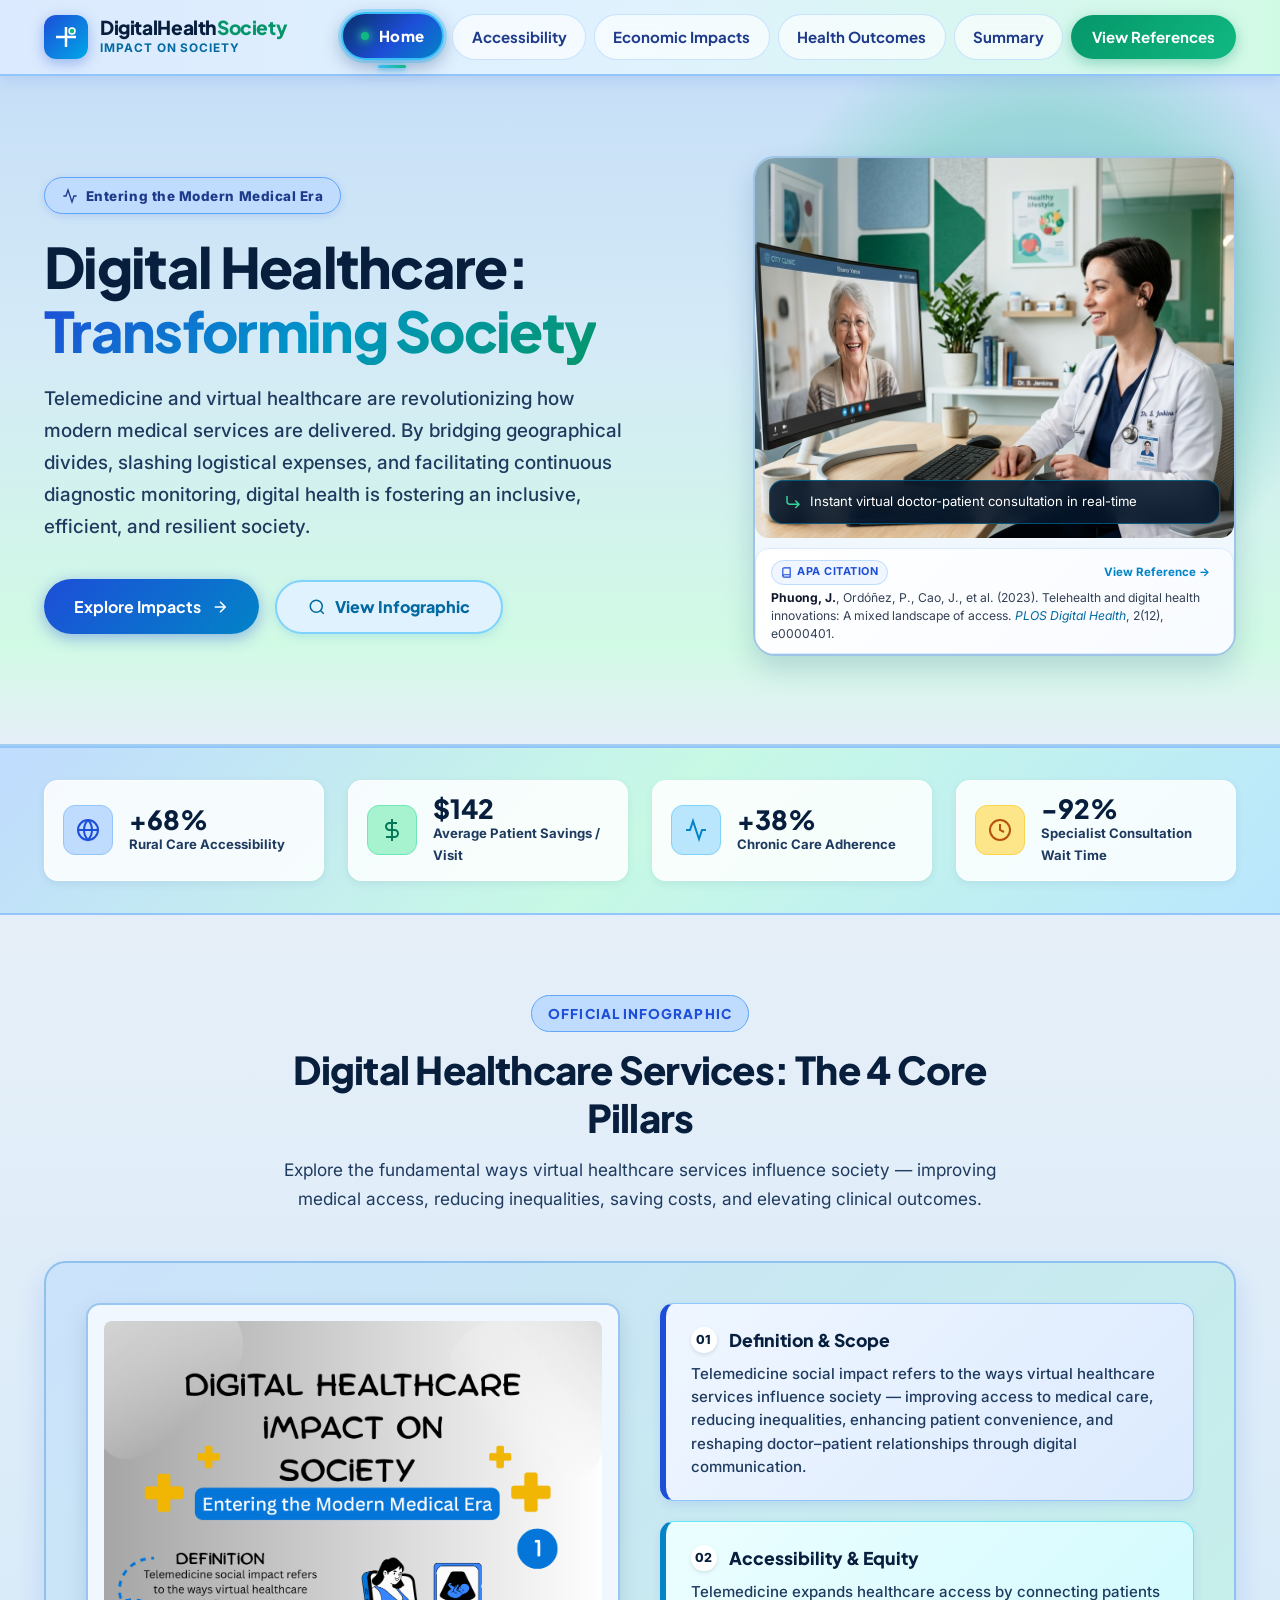
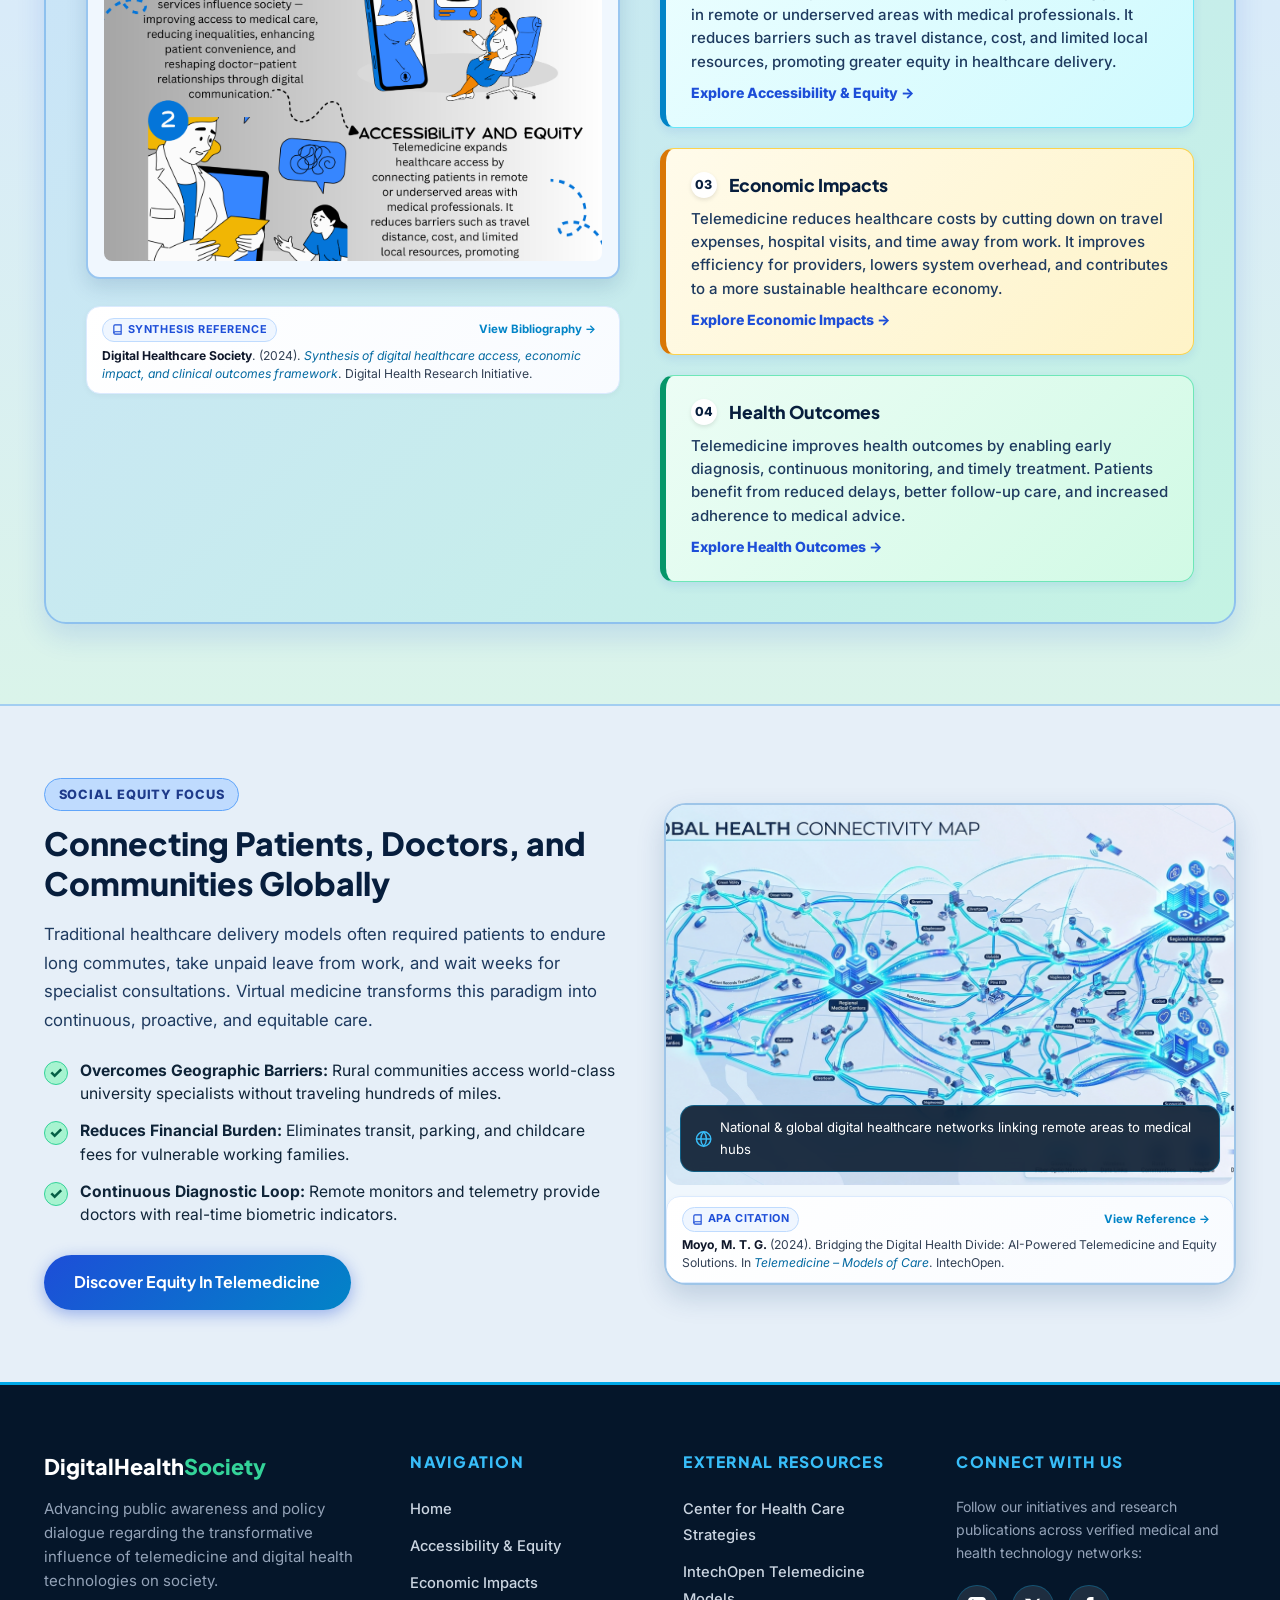
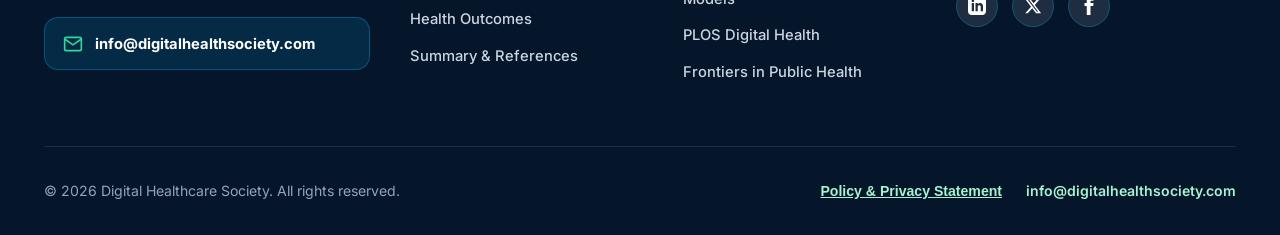
<file: index.html>
<!DOCTYPE html>
<html lang="en">
<head>
  <meta charset="UTF-8">
  <meta name="viewport" content="width=device-width, initial-scale=1.0">
  <title>Digital Healthcare: Transforming Society | Telemedicine Social Impact</title>
  <meta name="description" content="Explore how telemedicine and digital healthcare influence society through expanded accessibility and equity, economic efficiency, and superior health outcomes.">
  <meta name="keywords" content="digital healthcare impact, telemedicine society, healthcare equity, virtual medicine, health outcomes, medical technology">
  
  <!-- Google Fonts: Plus Jakarta Sans & Inter -->
  <link rel="preconnect" href="https://fonts.googleapis.com">
  <link rel="preconnect" href="https://fonts.gstatic.com" crossorigin>
  <link href="https://fonts.googleapis.com/css2?family=Inter:wght@300;400;500;600;700&family=Plus+Jakarta+Sans:wght@500;600;700;800&display=swap" rel="stylesheet">
  
  <link rel="stylesheet" href="css/style.css?v=1.2.1">
  <link rel="icon" type="image/svg+xml" href="data:image/svg+xml,<svg xmlns='http://www.w3.org/2000/svg' viewBox='0 0 100 100'><circle cx='50' cy='50' r='48' fill='%231a56db'/><path d='M50 20v60M20 50h60' stroke='%2310b981' stroke-width='14' stroke-linecap='round'/></svg>">
</head>
<body>
  <!-- Accessibility Skip Link -->
  <a href="#main-content" class="skip-to-content">Skip to main content</a>

  <!-- Header Navigation -->
  <header class="site-header">
    <div class="container header-inner">
      <a href="index.html" class="brand-logo" aria-label="Digital Healthcare Society Home">
        <div class="brand-logo-badge">
          <svg width="24" height="24" viewBox="0 0 24 24" fill="none" stroke="currentColor" stroke-width="2.5">
            <path d="M12 2v20M2 12h20"/>
            <circle cx="18" cy="6" r="3" fill="#10b981" stroke="white" stroke-width="1.5"/>
          </svg>
        </div>
        <div class="brand-text-wrap">
          <span class="brand-title">DigitalHealth<span>Society</span></span>
          <span class="brand-subtitle">Impact on Society</span>
        </div>
      </a>

      <!-- Navigation Links -->
      <nav aria-label="Primary Navigation">
        <ul class="nav-menu" id="navMenu">
          <li><a href="index.html" class="nav-link active" aria-current="page">Home</a></li>
          <li><a href="accessibility.html" class="nav-link">Accessibility</a></li>
          <li><a href="economic-impacts.html" class="nav-link">Economic Impacts</a></li>
          <li><a href="health-outcomes.html" class="nav-link">Health Outcomes</a></li>
          <li><a href="summary.html" class="nav-link">Summary</a></li>
          <li><a href="summary.html#references" class="nav-link nav-cta-btn">View References</a></li>
        </ul>
      </nav>

      <!-- Mobile Menu Toggle Button -->
      <button class="mobile-toggle-btn" id="mobileMenuToggle" aria-label="Toggle navigation menu" aria-expanded="false">
        <svg width="24" height="24" viewBox="0 0 24 24" fill="none" stroke="currentColor" stroke-width="2">
          <path d="M4 6h16M4 12h16M4 18h16"/>
        </svg>
      </button>
    </div>
  </header>

  <!-- Main Content -->
  <main id="main-content">
    <!-- Hero Section -->
    <section class="hero-section">
      <div class="hero-backdrop-glow"></div>
      <div class="container hero-grid">
        <div class="hero-content">
          <div class="hero-badge">
            <svg width="16" height="16" viewBox="0 0 24 24" fill="none" stroke="currentColor" stroke-width="2">
              <path d="M22 12h-4l-3 9L9 3l-3 9H2"/>
            </svg>
            Entering the Modern Medical Era
          </div>
          <h1 class="hero-title">
            Digital Healthcare: <br><span class="gradient-text">Transforming Society</span>
          </h1>
          <p class="hero-subtext">
            Telemedicine and virtual healthcare are revolutionizing how modern medical services are delivered. By bridging geographical divides, slashing logistical expenses, and facilitating continuous diagnostic monitoring, digital health is fostering an inclusive, efficient, and resilient society.
          </p>
          <div class="hero-cta-group">
            <a href="#explore" class="btn btn-primary" id="exploreImpactsBtn">
              Explore Impacts
              <svg width="18" height="18" viewBox="0 0 24 24" fill="none" stroke="currentColor" stroke-width="2">
                <path d="M5 12h14M12 5l7 7-7 7"/>
              </svg>
            </a>
            <button type="button" class="btn btn-secondary" data-open-infographic>
              <svg width="18" height="18" viewBox="0 0 24 24" fill="none" stroke="currentColor" stroke-width="2">
                <circle cx="11" cy="11" r="8"/>
                <path d="M21 21l-4.35-4.35"/>
              </svg>
              View Infographic
            </button>
          </div>
        </div>

        <!-- Hero Visual Preview Card -->
        <div class="hero-visual">
          <div class="image-card-showcase">
            <div style="position: relative; border-radius: var(--radius-md); overflow: hidden;">
              <img src="assets/images/doctor_video_call.jpg" alt="Doctor conducting a virtual telemedicine consultation with patient on computer screen" width="600" height="380">
              <div class="image-caption-pill">
                <svg width="18" height="18" viewBox="0 0 24 24" fill="none" stroke="#34d399" stroke-width="2">
                  <path d="M15 10l5 5-5 5M4 4v7a4 4 0 004 4h11"/>
                </svg>
                <span>Instant virtual doctor-patient consultation in real-time</span>
              </div>
            </div>
            <div class="photo-citation-card">
              <div class="citation-header-row">
                <span class="citation-pill-badge">
                  <svg width="11" height="11" viewBox="0 0 24 24" fill="none" stroke="currentColor" stroke-width="2.5"><path d="M4 19.5A2.5 2.5 0 0 1 6.5 17H20"/><path d="M6.5 2H20v20H6.5A2.5 2.5 0 0 1 4 19.5v-15A2.5 2.5 0 0 1 6.5 2z"/></svg>
                  APA Citation
                </span>
                <a href="summary.html#references" class="citation-ref-btn">
                  View Reference &rarr;
                </a>
              </div>
              <p class="citation-apa-text">
                <strong>Phuong, J.</strong>, Ordóñez, P., Cao, J., et al. (2023). Telehealth and digital health innovations: A mixed landscape of access. <em>PLOS Digital Health</em>, 2(12), e0000401.
              </p>
            </div>
          </div>
        </div>
      </div>
    </section>

    <!-- Key Metrics Ribbon -->
    <section class="stat-ribbon" aria-label="Key Healthcare Impacts">
      <div class="container stat-ribbon-grid">
        <div class="stat-ribbon-card">
          <div class="stat-icon-circle stat-icon-blue">
            <svg width="24" height="24" viewBox="0 0 24 24" fill="none" stroke="currentColor" stroke-width="2">
              <circle cx="12" cy="12" r="10"/><path d="M12 2a14.5 14.5 0 000 20 14.5 14.5 0 000-20M2 12h20"/>
            </svg>
          </div>
          <div>
            <div class="stat-val">+68%</div>
            <div class="stat-label">Rural Care Accessibility</div>
          </div>
        </div>

        <div class="stat-ribbon-card">
          <div class="stat-icon-circle stat-icon-green">
            <svg width="24" height="24" viewBox="0 0 24 24" fill="none" stroke="currentColor" stroke-width="2">
              <path d="M12 1v22M17 5H9.5a3.5 3.5 0 000 7h5a3.5 3.5 0 010 7H6"/>
            </svg>
          </div>
          <div>
            <div class="stat-val">$142</div>
            <div class="stat-label">Average Patient Savings / Visit</div>
          </div>
        </div>

        <div class="stat-ribbon-card">
          <div class="stat-icon-circle stat-icon-cyan">
            <svg width="24" height="24" viewBox="0 0 24 24" fill="none" stroke="currentColor" stroke-width="2">
              <path d="M22 12h-4l-3 9L9 3l-3 9H2"/>
            </svg>
          </div>
          <div>
            <div class="stat-val">+38%</div>
            <div class="stat-label">Chronic Care Adherence</div>
          </div>
        </div>

        <div class="stat-ribbon-card">
          <div class="stat-icon-circle stat-icon-amber">
            <svg width="24" height="24" viewBox="0 0 24 24" fill="none" stroke="currentColor" stroke-width="2">
              <circle cx="12" cy="12" r="10"/><path d="M12 6v6l4 2"/>
            </svg>
          </div>
          <div>
            <div class="stat-val">-92%</div>
            <div class="stat-label">Specialist Consultation Wait Time</div>
          </div>
        </div>
      </div>
    </section>

    <!-- Infographic Section -->
    <section class="infographic-section" id="explore">
      <div class="container">
        <div class="section-header">
          <span class="section-tag">Official Infographic</span>
          <h2 class="section-title">Digital Healthcare Services: The 4 Core Pillars</h2>
          <p class="section-desc">
            Explore the fundamental ways virtual healthcare services influence society — improving medical access, reducing inequalities, saving costs, and elevating clinical outcomes.
          </p>
        </div>

        <div class="infographic-wrapper">
          <!-- Left Column: Embedded Infographic Graphic & Citation -->
          <div class="infographic-left-col">
            <div class="infographic-card-frame">
              <img src="assets/images/digital_healthcare_infographic.png" alt="Digital Healthcare Services Infographic detailing Definition, Accessibility and Equity, Economic Impacts, and Health Outcomes" class="infographic-preview-img" data-open-infographic>
              <div class="infographic-overlay-action">
                <button type="button" class="zoom-btn" data-open-infographic>
                  <svg width="20" height="20" viewBox="0 0 24 24" fill="none" stroke="currentColor" stroke-width="2">
                    <circle cx="11" cy="11" r="8"/><path d="M21 21l-4.35-4.35M11 8v6M8 11h6"/>
                  </svg>
                  Click to Expand Full Infographic
                </button>
                <a href="assets/digital_healthcare_infographic.pdf" download class="btn btn-secondary" style="font-size: 0.85rem; padding: 0.5rem 1.2rem;">
                  <svg width="16" height="16" viewBox="0 0 24 24" fill="none" stroke="currentColor" stroke-width="2">
                    <path d="M21 15v4a2 2 0 01-2 2H5a2 2 0 01-2-2v-4M7 10l5 5 5-5M12 15V3"/>
                  </svg>
                  Download PDF
                </a>
              </div>
            </div>
            <div class="photo-citation-card" style="margin-top: 0.85rem;">
              <div class="citation-header-row">
                <span class="citation-pill-badge">
                  <svg width="11" height="11" viewBox="0 0 24 24" fill="none" stroke="currentColor" stroke-width="2.5"><path d="M4 19.5A2.5 2.5 0 0 1 6.5 17H20"/><path d="M6.5 2H20v20H6.5A2.5 2.5 0 0 1 4 19.5v-15A2.5 2.5 0 0 1 6.5 2z"/></svg>
                  Synthesis Reference
                </span>
                <a href="summary.html#references" class="citation-ref-btn">
                  View Bibliography &rarr;
                </a>
              </div>
              <p class="citation-apa-text">
                <strong>Digital Healthcare Society</strong>. (2024). <em>Synthesis of digital healthcare access, economic impact, and clinical outcomes framework</em>. Digital Health Research Initiative.
              </p>
            </div>
          </div>

          <!-- 4 Pillars Interactive Explanations -->
          <div class="infographic-pillars">
            <!-- Pillar 1: Definition -->
            <div class="pillar-card">
              <div class="pillar-header">
                <span class="pillar-num">01</span>
                <h3 class="pillar-title">Definition & Scope</h3>
              </div>
              <p class="pillar-desc">
                Telemedicine social impact refers to the ways virtual healthcare services influence society — improving access to medical care, reducing inequalities, enhancing patient convenience, and reshaping doctor–patient relationships through digital communication.
              </p>
            </div>

            <!-- Pillar 2: Accessibility and Equity -->
            <div class="pillar-card pillar-cyan">
              <div class="pillar-header">
                <span class="pillar-num">02</span>
                <h3 class="pillar-title">Accessibility & Equity</h3>
              </div>
              <p class="pillar-desc">
                Telemedicine expands healthcare access by connecting patients in remote or underserved areas with medical professionals. It reduces barriers such as travel distance, cost, and limited local resources, promoting greater equity in healthcare delivery.
              </p>
              <a href="accessibility.html" class="pillar-link">
                Explore Accessibility & Equity &rarr;
              </a>
            </div>

            <!-- Pillar 3: Economic Impacts -->
            <div class="pillar-card pillar-amber">
              <div class="pillar-header">
                <span class="pillar-num">03</span>
                <h3 class="pillar-title">Economic Impacts</h3>
              </div>
              <p class="pillar-desc">
                Telemedicine reduces healthcare costs by cutting down on travel expenses, hospital visits, and time away from work. It improves efficiency for providers, lowers system overhead, and contributes to a more sustainable healthcare economy.
              </p>
              <a href="economic-impacts.html" class="pillar-link">
                Explore Economic Impacts &rarr;
              </a>
            </div>

            <!-- Pillar 4: Health Outcomes -->
            <div class="pillar-card pillar-green">
              <div class="pillar-header">
                <span class="pillar-num">04</span>
                <h3 class="pillar-title">Health Outcomes</h3>
              </div>
              <p class="pillar-desc">
                Telemedicine improves health outcomes by enabling early diagnosis, continuous monitoring, and timely treatment. Patients benefit from reduced delays, better follow-up care, and increased adherence to medical advice.
              </p>
              <a href="health-outcomes.html" class="pillar-link">
                Explore Health Outcomes &rarr;
              </a>
            </div>
          </div>
        </div>
      </div>
    </section>

    <!-- Society Transformation Overview Grid -->
    <section class="section-pad">
      <div class="container">
        <div class="grid-2col">
          <div>
            <span class="feature-tag feature-tag-blue">Social Equity Focus</span>
            <h2 class="content-title">Connecting Patients, Doctors, and Communities Globally</h2>
            <p class="content-body">
              Traditional healthcare delivery models often required patients to endure long commutes, take unpaid leave from work, and wait weeks for specialist consultations. Virtual medicine transforms this paradigm into continuous, proactive, and equitable care.
            </p>
            <ul class="content-feature-list">
              <li class="content-feature-item">
                <span class="check-icon-circle">&#10003;</span>
                <span><strong>Overcomes Geographic Barriers:</strong> Rural communities access world-class university specialists without traveling hundreds of miles.</span>
              </li>
              <li class="content-feature-item">
                <span class="check-icon-circle">&#10003;</span>
                <span><strong>Reduces Financial Burden:</strong> Eliminates transit, parking, and childcare fees for vulnerable working families.</span>
              </li>
              <li class="content-feature-item">
                <span class="check-icon-circle">&#10003;</span>
                <span><strong>Continuous Diagnostic Loop:</strong> Remote monitors and telemetry provide doctors with real-time biometric indicators.</span>
              </li>
            </ul>
            <a href="accessibility.html" class="btn btn-primary">
              Discover Equity In Telemedicine
            </a>
          </div>
          <div class="image-card-showcase">
            <div style="position: relative; border-radius: var(--radius-md); overflow: hidden;">
              <img src="assets/images/digital_connectivity_map.jpg" alt="Map with digital connections illustrating rural and urban healthcare networks" width="600" height="380">
              <div class="image-caption-pill">
                <svg width="18" height="18" viewBox="0 0 24 24" fill="none" stroke="#38bdf8" stroke-width="2">
                  <circle cx="12" cy="12" r="10"/><path d="M12 2a14.5 14.5 0 000 20 14.5 14.5 0 000-20M2 12h20"/>
                </svg>
                <span>National & global digital healthcare networks linking remote areas to medical hubs</span>
              </div>
            </div>
            <div class="photo-citation-card">
              <div class="citation-header-row">
                <span class="citation-pill-badge">
                  <svg width="11" height="11" viewBox="0 0 24 24" fill="none" stroke="currentColor" stroke-width="2.5"><path d="M4 19.5A2.5 2.5 0 0 1 6.5 17H20"/><path d="M6.5 2H20v20H6.5A2.5 2.5 0 0 1 4 19.5v-15A2.5 2.5 0 0 1 6.5 2z"/></svg>
                  APA Citation
                </span>
                <a href="summary.html#references" class="citation-ref-btn">
                  View Reference &rarr;
                </a>
              </div>
              <p class="citation-apa-text">
                <strong>Moyo, M. T. G.</strong> (2024). Bridging the Digital Health Divide: AI-Powered Telemedicine and Equity Solutions. In <em>Telemedicine – Models of Care</em>. IntechOpen.
              </p>
            </div>
          </div>
        </div>
      </div>
    </section>
  </main>

  <!-- Infographic Fullscreen Lightbox Modal -->
  <div class="modal-backdrop" id="infographicModal" role="dialog" aria-modal="true" aria-labelledby="infographicModalTitle">
    <div class="modal-dialog large-image-dialog">
      <div class="modal-header">
        <h3 class="modal-title" id="infographicModalTitle">Digital Healthcare Services Infographic</h3>
        <button class="modal-close-btn" data-close-infographic aria-label="Close modal">&times;</button>
      </div>
      <div class="modal-body" style="text-align: center; background: #0f172a;">
        <img src="assets/images/digital_healthcare_infographic.png" alt="High-resolution Digital Healthcare Services Infographic" class="modal-image-view">
      </div>
    </div>
  </div>

  <!-- Privacy Policy & Terms Modal -->
  <div class="modal-backdrop" id="privacyModal" role="dialog" aria-modal="true" aria-labelledby="privacyModalTitle">
    <div class="modal-dialog">
      <div class="modal-header">
        <h3 class="modal-title" id="privacyModalTitle">Policy & Privacy Statement</h3>
        <button class="modal-close-btn" data-close-privacy aria-label="Close modal">&times;</button>
      </div>
      <div class="modal-body">
        <h4 style="margin-bottom: 0.5rem; color: var(--primary-navy);">Informational & Educational Mission</h4>
        <p style="margin-bottom: 1rem; color: var(--text-muted); font-size: 0.95rem;">
          The Digital Healthcare Society portal is an open educational initiative dedicated to examining the social, economic, and clinical impacts of virtual care. The materials provided herein are for academic, analytical, and public engagement purposes.
        </p>
        <h4 style="margin-bottom: 0.5rem; color: var(--primary-navy);">Patient Privacy & HIPAA Compliance</h4>
        <p style="margin-bottom: 1rem; color: var(--text-muted); font-size: 0.95rem;">
          Digital healthcare technologies must strictly safeguard Protected Health Information (PHI) under HIPAA, GDPR, and corresponding international regulations. We advocate for end-to-end encryption, accessible patient consenting protocols, and sovereign data privacy.
        </p>
        <h4 style="margin-bottom: 0.5rem; color: var(--primary-navy);">Medical Disclaimer</h4>
        <p style="color: var(--text-muted); font-size: 0.95rem;">
          Content on this platform does not constitute personalized medical advice, diagnosis, or clinical prescriptions. Always consult a licensed healthcare practitioner for medical guidance.
        </p>
      </div>
    </div>
  </div>

  <!-- Standardized Footer -->
  <footer class="site-footer">
    <div class="container">
      <div class="footer-top-grid">
        <!-- Col 1: Brand -->
        <div>
          <div class="footer-brand-title">DigitalHealth<span>Society</span></div>
          <p class="footer-brand-desc">
            Advancing public awareness and policy dialogue regarding the transformative influence of telemedicine and digital health technologies on society.
          </p>
          <div class="contact-email-box">
            <svg width="20" height="20" viewBox="0 0 24 24" fill="none" stroke="#34d399" stroke-width="2">
              <path d="M4 4h16c1.1 0 2 .9 2 2v12c0 1.1-.9 2-2 2H4c-1.1 0-2-.9-2-2V6c0-1.1.9-2 2-2z"/>
              <polyline points="22,6 12,13 2,6"/>
            </svg>
            <a href="mailto:info@digitalhealthsociety.com" class="contact-email-link">info@digitalhealthsociety.com</a>
          </div>
        </div>

        <!-- Col 2: Navigation -->
        <div>
          <h4 class="footer-col-title">Navigation</h4>
          <ul class="footer-links-list">
            <li><a href="index.html" class="footer-link">Home</a></li>
            <li><a href="accessibility.html" class="footer-link">Accessibility & Equity</a></li>
            <li><a href="economic-impacts.html" class="footer-link">Economic Impacts</a></li>
            <li><a href="health-outcomes.html" class="footer-link">Health Outcomes</a></li>
            <li><a href="summary.html" class="footer-link">Summary & References</a></li>
          </ul>
        </div>

        <!-- Col 3: External Authoritative Resources -->
        <div>
          <h4 class="footer-col-title">External Resources</h4>
          <ul class="footer-links-list">
            <li><a href="https://www.chcs.org/" target="_blank" rel="noopener noreferrer" class="footer-link">Center for Health Care Strategies</a></li>
            <li><a href="https://www.intechopen.com/books/telemedicine-models-of-care" target="_blank" rel="noopener noreferrer" class="footer-link">IntechOpen Telemedicine Models</a></li>
            <li><a href="https://journals.plos.org/digitalhealth/" target="_blank" rel="noopener noreferrer" class="footer-link">PLOS Digital Health</a></li>
            <li><a href="https://www.frontiersin.org/journals/public-health" target="_blank" rel="noopener noreferrer" class="footer-link">Frontiers in Public Health</a></li>
          </ul>
        </div>

        <!-- Col 4: Social Media & Connect -->
        <div>
          <h4 class="footer-col-title">Connect With Us</h4>
          <p style="font-size: 0.88rem; color: #94a3b8; margin-bottom: 1.25rem;">
            Follow our initiatives and research publications across verified medical and health technology networks:
          </p>
          <div class="social-icons-row">
            <!-- LinkedIn -->
            <a href="https://www.linkedin.com" target="_blank" rel="noopener noreferrer" class="social-icon-btn" aria-label="Follow on LinkedIn">
              <svg width="18" height="18" viewBox="0 0 24 24" fill="currentColor">
                <path d="M19 0h-14c-2.761 0-5 2.239-5 5v14c0 2.761 2.239 5 5 5h14c2.762 0 5-2.239 5-5v-14c0-2.761-2.238-5-5-5zm-11 19h-3v-11h3v11zm-1.5-12.268c-.966 0-1.75-.79-1.75-1.764s.784-1.764 1.75-1.764 1.75.79 1.75 1.764-.783 1.764-1.75 1.764zm13.5 12.268h-3v-5.604c0-3.368-4-3.113-4 0v5.604h-3v-11h3v1.765c1.396-2.586 7-2.777 7 2.476v6.759z"/>
              </svg>
            </a>
            <!-- Twitter / X -->
            <a href="https://twitter.com" target="_blank" rel="noopener noreferrer" class="social-icon-btn" aria-label="Follow on Twitter">
              <svg width="18" height="18" viewBox="0 0 24 24" fill="currentColor">
                <path d="M18.244 2.25h3.308l-7.227 8.26 8.502 11.24H16.17l-5.214-6.817L4.99 21.75H1.68l7.73-8.835L1.254 2.25H8.08l4.713 6.231zm-1.161 17.52h1.833L7.084 4.126H5.117z"/>
              </svg>
            </a>
            <!-- Facebook -->
            <a href="https://facebook.com" target="_blank" rel="noopener noreferrer" class="social-icon-btn" aria-label="Follow on Facebook">
              <svg width="18" height="18" viewBox="0 0 24 24" fill="currentColor">
                <path d="M9 8H6v4h3v12h5V12h3.642L18 8h-4V6.333C14 5.374 14.5 5 15.5 5H18V0h-3.808C10.595 0 9 1.582 9 4.615V8z"/>
              </svg>
            </a>
          </div>
        </div>
      </div>

      <div class="footer-bottom-bar">
        <div>&copy; 2026 Digital Healthcare Society. All rights reserved.</div>
        <div style="display: flex; gap: 1.5rem; align-items: center;">
          <button type="button" class="footer-privacy-btn" data-open-privacy>Policy & Privacy Statement</button>
          <a href="mailto:info@digitalhealthsociety.com" class="footer-privacy-btn" style="text-decoration: none;">info@digitalhealthsociety.com</a>
        </div>
      </div>
    </div>
  </footer>

  <!-- Scripts -->
  <script src="js/main.js?v=1.2.0"></script>
</body>
</html>
</file>
<file: css/style.css>
/* ==========================================================================
   Digital Healthcare: Impact on Society - Vibrant Medical Theme
   Palette: Rich Medical Sapphire, Vibrant Cyan, Radiant Emerald, Mint, Gold
   Warm colored washes, vibrant cards, glowing badges, no sterile white!
   ========================================================================== */

:root {
  /* Brand Healthcare Colors - More Vibrant */
  --primary-navy: #071e3d;
  --primary-deep: #0c3e74;
  --primary-blue: #1d4ed8;
  --primary-blue-hover: #1e40af;
  --primary-blue-light: #dbeafe;
  --primary-blue-soft: rgba(29, 78, 216, 0.12);

  --accent-cyan: #0284c7;
  --accent-cyan-vibrant: #00a8e8;
  --accent-cyan-light: #cffafe;
  --accent-cyan-soft: rgba(2, 132, 199, 0.12);

  --accent-green: #059669;
  --accent-green-dark: #047857;
  --accent-green-light: #d1fae5;
  --accent-green-soft: rgba(5, 150, 105, 0.12);
  --accent-mint: #10b981;

  --accent-amber: #d97706;
  --accent-amber-light: #fef3c7;
  --accent-purple: #7c3aed;
  --accent-purple-light: #ede9fe;

  /* Rich Color Backgrounds (Zero Sterile White) */
  --bg-page: #e6eff8;
  --bg-page-alt: #dbe9f6;
  --bg-surface: #f0f7fd;
  --bg-surface-alt: #d5e5f5;
  --bg-card: #ffffff;
  --border-light: #b9d5ee;
  --border-medium: #9ec5e8;
  --border-focus: #3b82f6;

  /* Text Colors */
  --text-main: #0a1f33;
  --text-muted: #3d566e;
  --text-light: #627d98;
  --text-white: #ffffff;

  /* Elevations & Glow Shadows */
  --shadow-sm: 0 2px 5px rgba(12, 62, 116, 0.08);
  --shadow-md: 0 5px 12px rgba(12, 62, 116, 0.12), 0 2px 4px rgba(12, 62, 116, 0.06);
  --shadow-lg: 0 12px 24px -2px rgba(12, 62, 116, 0.15), 0 4px 8px -2px rgba(12, 62, 116, 0.08);
  --shadow-xl: 0 20px 35px -4px rgba(12, 62, 116, 0.2), 0 8px 16px -4px rgba(12, 62, 116, 0.1);
  --shadow-glow-blue: 0 0 25px rgba(29, 78, 216, 0.28);
  --shadow-glow-cyan: 0 0 25px rgba(2, 132, 199, 0.28);
  --shadow-glow-green: 0 0 25px rgba(5, 150, 105, 0.28);

  /* Typography */
  --font-heading: 'Plus Jakarta Sans', system-ui, -apple-system, sans-serif;
  --font-body: 'Inter', system-ui, -apple-system, sans-serif;

  /* Layout */
  --container-max: 1240px;
  --header-height: 76px;
  --radius-sm: 8px;
  --radius-md: 14px;
  --radius-lg: 22px;
  --radius-full: 9999px;
  --transition: all 0.25s cubic-bezier(0.4, 0, 0.2, 1);
}

/* Reset & Global */
*, *::before, *::after {
  box-sizing: border-box;
  margin: 0;
  padding: 0;
}

html {
  scroll-behavior: smooth;
  font-size: 16px;
}

body {
  font-family: var(--font-body);
  background-color: var(--bg-page);
  color: var(--text-main);
  line-height: 1.65;
  -webkit-font-smoothing: antialiased;
  min-height: 100vh;
  display: flex;
  flex-direction: column;
}

a {
  color: var(--primary-blue);
  text-decoration: none;
  transition: var(--transition);
}

a:hover {
  color: var(--primary-deep);
}

img {
  max-width: 100%;
  height: auto;
  display: block;
}

.container {
  width: 100%;
  max-width: var(--container-max);
  margin-left: auto;
  margin-right: auto;
  padding-left: 1.5rem;
  padding-right: 1.5rem;
}

.skip-to-content {
  position: absolute;
  top: -50px;
  left: 1rem;
  background: var(--primary-blue);
  color: #ffffff;
  padding: 0.75rem 1.25rem;
  z-index: 1000;
  border-radius: var(--radius-sm);
  font-weight: 600;
  transition: top 0.2s ease;
}
.skip-to-content:focus {
  top: 1rem;
}

/* ==========================================================================
   Header & Navigation
   ========================================================================== */
.site-header {
  position: sticky;
  top: 0;
  z-index: 900;
  background: linear-gradient(90deg, #dbeafe 0%, #e0f2fe 50%, #d1fae5 100%);
  border-bottom: 2px solid #93c5fd;
  box-shadow: 0 4px 15px rgba(29, 78, 216, 0.12);
  height: var(--header-height);
  display: flex;
  align-items: center;
}

.header-inner {
  display: flex;
  align-items: center;
  justify-content: space-between;
  width: 100%;
}

.brand-logo {
  display: flex;
  align-items: center;
  gap: 0.75rem;
  text-decoration: none;
}

.brand-logo-badge {
  width: 44px;
  height: 44px;
  border-radius: 12px;
  background: linear-gradient(135deg, #1d4ed8, #00a8e8);
  display: flex;
  align-items: center;
  justify-content: center;
  color: white;
  box-shadow: 0 4px 14px rgba(29, 78, 216, 0.35);
}

.brand-text-wrap {
  display: flex;
  flex-direction: column;
}

.brand-title {
  font-family: var(--font-heading);
  font-size: 1.2rem;
  font-weight: 800;
  color: var(--primary-navy);
  letter-spacing: -0.02em;
  line-height: 1.2;
}

.brand-title span {
  color: var(--accent-green);
}

.brand-subtitle {
  font-size: 0.74rem;
  font-weight: 700;
  text-transform: uppercase;
  letter-spacing: 0.08em;
  color: #0369a1;
}

/* Nav Menu */
.nav-menu {
  display: flex;
  align-items: center;
  list-style: none;
  gap: 0.5rem;
}

.nav-link {
  position: relative;
  display: inline-flex;
  align-items: center;
  gap: 0.45rem;
  padding: 0.6rem 1.15rem;
  font-family: var(--font-heading);
  font-size: 0.94rem;
  font-weight: 700;
  color: #1e3a8a;
  border-radius: var(--radius-full);
  transition: all 0.25s cubic-bezier(0.4, 0, 0.2, 1);
  border: 1.5px solid rgba(147, 197, 253, 0.45);
  background: rgba(255, 255, 255, 0.65);
  backdrop-filter: blur(8px);
}

.nav-link:hover {
  color: #ffffff;
  background-color: var(--primary-blue);
  border-color: var(--primary-blue);
  box-shadow: 0 4px 12px rgba(29, 78, 216, 0.28);
  transform: translateY(-1.5px);
}

/* Highly Prominent Active Page Highlight */
.nav-link.active {
  color: #ffffff !important;
  background: linear-gradient(135deg, #0a2e68 0%, #1d4ed8 55%, #0284c7 100%) !important;
  font-weight: 800;
  letter-spacing: 0.01em;
  border: 2px solid #38bdf8 !important;
  box-shadow: 0 0 0 3px rgba(56, 189, 248, 0.35), 0 6px 18px rgba(10, 46, 104, 0.35) !important;
  transform: translateY(-1px);
}

/* Pulsing Glowing Live Dot for Active Page */
.nav-link.active::before {
  content: '';
  display: inline-block;
  width: 8px;
  height: 8px;
  border-radius: 50%;
  background-color: #10b981;
  box-shadow: 0 0 8px #34d399, 0 0 14px #10b981;
  animation: activeDotPulse 2s infinite ease-in-out;
  margin-right: 3px;
  flex-shrink: 0;
  pointer-events: none;
}

/* Active Bottom Tab Accent Bar */
.nav-link.active::after {
  content: '';
  position: absolute;
  bottom: -10px;
  left: 50%;
  transform: translateX(-50%);
  width: 28px;
  height: 3.5px;
  border-radius: 4px;
  background: linear-gradient(90deg, #38bdf8, #10b981);
  box-shadow: 0 0 8px #38bdf8, 0 2px 4px rgba(2, 132, 199, 0.3);
  pointer-events: none;
}

@keyframes activeDotPulse {
  0%, 100% {
    transform: scale(1);
    opacity: 1;
    box-shadow: 0 0 8px #34d399, 0 0 14px #10b981;
  }
  50% {
    transform: scale(1.35);
    opacity: 0.85;
    box-shadow: 0 0 12px #34d399, 0 0 22px #10b981;
  }
}

.nav-cta-btn {
  background: linear-gradient(135deg, #059669, #10b981) !important;
  color: white !important;
  box-shadow: 0 4px 14px rgba(5, 150, 105, 0.35) !important;
  padding: 0.6rem 1.3rem !important;
  border: none !important;
}

.nav-cta-btn:hover {
  box-shadow: 0 6px 18px rgba(5, 150, 105, 0.5) !important;
  transform: translateY(-2px) !important;
}

.mobile-toggle-btn {
  display: none;
  background: none;
  border: none;
  padding: 0.5rem;
  cursor: pointer;
  color: var(--text-main);
}

/* ==========================================================================
   Hero Section
   ========================================================================== */
.hero-section {
  position: relative;
  overflow: hidden;
  padding: 5rem 0 5.5rem;
  background: linear-gradient(180deg, #c7dff7 0%, #d4eaf7 40%, #d1fae5 85%, var(--bg-page) 100%);
  border-bottom: 2px solid #a3cef1;
}

.hero-backdrop-glow {
  position: absolute;
  top: -10%;
  right: -5%;
  width: 600px;
  height: 600px;
  background: radial-gradient(circle, rgba(2, 132, 199, 0.32) 0%, rgba(16, 185, 129, 0.25) 45%, transparent 70%);
  border-radius: 50%;
  pointer-events: none;
}

.hero-grid {
  display: grid;
  grid-template-columns: 1.15fr 0.85fr;
  gap: 3.5rem;
  align-items: center;
}

.hero-badge {
  display: inline-flex;
  align-items: center;
  gap: 0.5rem;
  background: #bfdbfe;
  color: #1e3a8a;
  padding: 0.4rem 1.05rem;
  border-radius: var(--radius-full);
  font-size: 0.84rem;
  font-weight: 800;
  letter-spacing: 0.04em;
  margin-bottom: 1.25rem;
  border: 1px solid #60a5fa;
  box-shadow: 0 2px 8px rgba(29, 78, 216, 0.15);
}

.hero-title {
  font-family: var(--font-heading);
  font-size: clamp(2.3rem, 4.4vw, 3.5rem);
  font-weight: 800;
  line-height: 1.15;
  color: var(--primary-navy);
  letter-spacing: -0.03em;
  margin-bottom: 1.25rem;
}

.hero-title .gradient-text {
  background: linear-gradient(135deg, #1d4ed8 0%, #0096c7 50%, #059669 100%);
  -webkit-background-clip: text;
  -webkit-text-fill-color: transparent;
}

.hero-subtext {
  font-size: 1.18rem;
  color: #1e3a5f;
  line-height: 1.7;
  margin-bottom: 2.25rem;
  max-width: 580px;
  font-weight: 500;
}

.hero-cta-group {
  display: flex;
  flex-wrap: wrap;
  align-items: center;
  gap: 1rem;
}

.btn {
  display: inline-flex;
  align-items: center;
  justify-content: center;
  gap: 0.6rem;
  padding: 0.9rem 1.9rem;
  font-family: var(--font-heading);
  font-size: 1rem;
  font-weight: 700;
  border-radius: var(--radius-full);
  cursor: pointer;
  transition: var(--transition);
  border: none;
  text-decoration: none;
}

.btn-primary {
  background: linear-gradient(135deg, #1d4ed8 0%, #0284c7 100%);
  color: white;
  box-shadow: 0 4px 16px rgba(29, 78, 216, 0.4);
}

.btn-primary:hover {
  color: white;
  transform: translateY(-2px);
  box-shadow: 0 8px 24px rgba(29, 78, 216, 0.55);
}

.btn-secondary {
  background: #e0f2fe;
  color: #0369a1;
  border: 2px solid #7dd3fc;
  box-shadow: 0 3px 10px rgba(2, 132, 199, 0.15);
  font-weight: 800;
}

.btn-secondary:hover {
  background: #bae6fd;
  color: #0284c7;
  border-color: #38bdf8;
  transform: translateY(-2px);
}

/* Page Sub-Hero Banner */
.page-hero-banner {
  padding: 3.8rem 0 3.2rem;
  background: linear-gradient(135deg, #05162b 0%, #0a3d6d 55%, #084c47 100%);
  color: white;
  position: relative;
  overflow: hidden;
  border-bottom: 3px solid #00a8e8;
}

.page-hero-banner::after {
  content: '';
  position: absolute;
  inset: 0;
  background: radial-gradient(circle at 80% 20%, rgba(16, 185, 129, 0.3), transparent 60%);
  pointer-events: none;
}

.page-hero-content {
  position: relative;
  z-index: 2;
  max-width: 820px;
}

.page-hero-tag {
  display: inline-flex;
  align-items: center;
  gap: 0.4rem;
  background: rgba(0, 168, 232, 0.25);
  backdrop-filter: blur(8px);
  padding: 0.35rem 0.95rem;
  border-radius: var(--radius-full);
  font-size: 0.82rem;
  font-weight: 800;
  text-transform: uppercase;
  letter-spacing: 0.07em;
  color: #a7f3d0;
  margin-bottom: 1rem;
  border: 1px solid rgba(110, 231, 183, 0.4);
}

.page-hero-title {
  font-family: var(--font-heading);
  font-size: clamp(2rem, 3.6vw, 3rem);
  font-weight: 800;
  line-height: 1.2;
  letter-spacing: -0.02em;
  margin-bottom: 1rem;
}

.page-hero-desc {
  font-size: 1.15rem;
  color: #e0f2fe;
  line-height: 1.7;
}

/* Stat ribbon - Vibrant colored bar */
.stat-ribbon {
  background: linear-gradient(135deg, #bfdbfe 0%, #c7f9e5 50%, #bae6fd 100%);
  border-top: 2px solid #93c5fd;
  border-bottom: 2px solid #93c5fd;
  padding: 2rem 0;
  box-shadow: 0 4px 15px rgba(29, 78, 216, 0.08);
}

.stat-ribbon-grid {
  display: grid;
  grid-template-columns: repeat(4, 1fr);
  gap: 1.5rem;
}

.stat-ribbon-card {
  display: flex;
  align-items: center;
  gap: 1rem;
  padding: 0.85rem 1.15rem;
  background: rgba(255, 255, 255, 0.85);
  border-radius: var(--radius-md);
  border: 1.5px solid rgba(255, 255, 255, 0.9);
  box-shadow: 0 3px 8px rgba(12, 62, 116, 0.08);
  transition: var(--transition);
}

.stat-ribbon-card:hover {
  transform: translateY(-2px);
  box-shadow: 0 6px 14px rgba(12, 62, 116, 0.14);
}

.stat-icon-circle {
  width: 50px;
  height: 50px;
  border-radius: 12px;
  display: flex;
  align-items: center;
  justify-content: center;
  font-size: 1.35rem;
  flex-shrink: 0;
}

.stat-icon-blue {
  background: #bfdbfe;
  color: #1d4ed8;
  border: 1px solid #93c5fd;
}

.stat-icon-green {
  background: #a7f3d0;
  color: #047857;
  border: 1px solid #6ee7b7;
}

.stat-icon-cyan {
  background: #bae6fd;
  color: #0284c7;
  border: 1px solid #7dd3fc;
}

.stat-icon-amber {
  background: #fde68a;
  color: #b45309;
  border: 1px solid #fcd34d;
}

.stat-val {
  font-family: var(--font-heading);
  font-size: 1.65rem;
  font-weight: 800;
  color: var(--primary-navy);
  line-height: 1.1;
}

.stat-label {
  font-size: 0.82rem;
  color: #1e3a5f;
  font-weight: 700;
}

/* ==========================================================================
   Infographic Showcase (Homepage)
   ========================================================================== */
.infographic-section {
  padding: 5rem 0;
  background: linear-gradient(180deg, var(--bg-page) 0%, #d9ebf9 50%, #daf4ea 100%);
  border-bottom: 2px solid #a3cef1;
}

.section-header {
  text-align: center;
  max-width: 760px;
  margin: 0 auto 3rem;
}

.section-tag {
  display: inline-block;
  font-family: var(--font-heading);
  font-size: 0.84rem;
  font-weight: 800;
  text-transform: uppercase;
  letter-spacing: 0.08em;
  color: #1d4ed8;
  background: #bfdbfe;
  padding: 0.4rem 1rem;
  border-radius: var(--radius-full);
  margin-bottom: 0.85rem;
  border: 1.5px solid #60a5fa;
}

.section-title {
  font-family: var(--font-heading);
  font-size: clamp(1.9rem, 3vw, 2.5rem);
  font-weight: 800;
  color: var(--primary-navy);
  line-height: 1.25;
  letter-spacing: -0.02em;
  margin-bottom: 0.9rem;
}

.section-desc {
  font-size: 1.08rem;
  color: #1e3a5f;
  line-height: 1.65;
}

.infographic-wrapper {
  display: grid;
  grid-template-columns: 1fr 1fr;
  gap: 2.5rem;
  align-items: start;
  background: linear-gradient(135deg, #cbe2fb 0%, #c4f3e3 100%);
  border-radius: var(--radius-lg);
  padding: 2.5rem;
  border: 2px solid #8ec1ee;
  box-shadow: 0 12px 28px rgba(29, 78, 216, 0.15);
}

.infographic-left-col {
  display: flex;
  flex-direction: column;
  gap: 0.85rem;
  width: 100%;
}

.infographic-card-frame {
  position: relative;
  background: #f0f7fe;
  border-radius: var(--radius-md);
  padding: 1rem;
  box-shadow: 0 8px 20px rgba(12, 62, 116, 0.15);
  border: 2px solid #99c6f0;
  overflow: hidden;
}

.infographic-preview-img {
  width: 100%;
  max-height: 540px;
  object-fit: cover;
  object-position: top center;
  border-radius: var(--radius-sm);
  cursor: pointer;
  transition: transform 0.3s ease;
}

.infographic-card-frame:hover .infographic-preview-img {
  transform: scale(1.015);
}

.infographic-overlay-action {
  position: absolute;
  inset: 0;
  background: rgba(5, 22, 43, 0.5);
  opacity: 0;
  display: flex;
  flex-direction: column;
  align-items: center;
  justify-content: center;
  gap: 0.75rem;
  transition: opacity 0.25s ease;
  backdrop-filter: blur(4px);
  border-radius: var(--radius-md);
}

.infographic-card-frame:hover .infographic-overlay-action {
  opacity: 1;
}

.zoom-btn {
  background: #ffffff;
  color: #1d4ed8;
  border: 2px solid #1d4ed8;
  padding: 0.8rem 1.5rem;
  border-radius: var(--radius-full);
  font-family: var(--font-heading);
  font-size: 0.95rem;
  font-weight: 800;
  display: inline-flex;
  align-items: center;
  gap: 0.5rem;
  cursor: pointer;
  box-shadow: var(--shadow-lg);
  transition: var(--transition);
}

.zoom-btn:hover {
  background: #1d4ed8;
  color: white;
  transform: translateY(-2px);
}

/* 4 Pillars - Color-Coded Tinted Cards */
.infographic-pillars {
  display: flex;
  flex-direction: column;
  gap: 1.25rem;
}

.pillar-card {
  background: linear-gradient(135deg, #eff6ff 0%, #dbeafe 100%);
  border-radius: var(--radius-md);
  padding: 1.35rem 1.55rem;
  border-left: 6px solid #1d4ed8;
  box-shadow: 0 4px 10px rgba(29, 78, 216, 0.1);
  transition: var(--transition);
  border-top: 1.5px solid #93c5fd;
  border-right: 1.5px solid #93c5fd;
  border-bottom: 1.5px solid #93c5fd;
}

.pillar-card:hover {
  transform: translateY(-2px);
  box-shadow: 0 8px 18px rgba(29, 78, 216, 0.18);
}

.pillar-card.pillar-cyan {
  background: linear-gradient(135deg, #ecfeff 0%, #cffafe 100%);
  border-left-color: #0284c7;
  border-top-color: #67e8f9;
  border-right-color: #67e8f9;
  border-bottom-color: #67e8f9;
}

.pillar-card.pillar-amber {
  background: linear-gradient(135deg, #fffbeb 0%, #fef3c7 100%);
  border-left-color: #d97706;
  border-top-color: #fcd34d;
  border-right-color: #fcd34d;
  border-bottom-color: #fcd34d;
}

.pillar-card.pillar-green {
  background: linear-gradient(135deg, #ecfdf5 0%, #d1fae5 100%);
  border-left-color: #059669;
  border-top-color: #6ee7b7;
  border-right-color: #6ee7b7;
  border-bottom-color: #6ee7b7;
}

.pillar-header {
  display: flex;
  align-items: center;
  gap: 0.75rem;
  margin-bottom: 0.45rem;
}

.pillar-num {
  font-size: 0.78rem;
  font-weight: 800;
  width: 26px;
  height: 26px;
  border-radius: 50%;
  background: #ffffff;
  display: flex;
  align-items: center;
  justify-content: center;
  color: var(--primary-navy);
  box-shadow: 0 2px 4px rgba(0, 0, 0, 0.1);
}

.pillar-title {
  font-family: var(--font-heading);
  font-size: 1.1rem;
  font-weight: 800;
  color: var(--primary-navy);
}

.pillar-desc {
  font-size: 0.94rem;
  color: #1e3a5f;
  line-height: 1.55;
  font-weight: 500;
}

.pillar-link {
  display: inline-flex;
  align-items: center;
  gap: 0.35rem;
  font-size: 0.88rem;
  font-weight: 800;
  margin-top: 0.5rem;
  color: var(--primary-blue);
}

/* ==========================================================================
   Content Sections, Grids & Visual Showcase
   ========================================================================== */
.section-pad {
  padding: 4.5rem 0;
}

.section-tinted-blue {
  background: linear-gradient(180deg, #dceefc 0%, #e8f4fc 100%);
  border-top: 2px solid #b3d7f5;
  border-bottom: 2px solid #b3d7f5;
}

.section-tinted-green {
  background: linear-gradient(180deg, #d7f4e6 0%, #e5f7ee 100%);
  border-top: 2px solid #9fe4c1;
  border-bottom: 2px solid #9fe4c1;
}

.section-tinted-cyan {
  background: linear-gradient(180deg, #d8f1fe 0%, #e7f7ff 100%);
  border-top: 2px solid #99daf9;
  border-bottom: 2px solid #99daf9;
}

.grid-2col {
  display: grid;
  grid-template-columns: 1fr 1fr;
  gap: 3rem;
  align-items: center;
}

.grid-2col.reverse {
  direction: rtl;
}
.grid-2col.reverse > * {
  direction: ltr;
}

.image-card-showcase {
  position: relative;
  border-radius: var(--radius-lg);
  overflow: hidden;
  box-shadow: 0 12px 28px rgba(12, 62, 116, 0.18);
  background: #f0f7fd;
  border: 2px solid #9ec5e8;
}

.image-card-showcase img {
  width: 100%;
  height: 380px;
  object-fit: cover;
  transition: transform 0.4s ease;
}

.image-card-showcase:hover img {
  transform: scale(1.03);
}

.image-card-showcase {
  display: flex;
  flex-direction: column;
}

.image-caption-pill {
  position: absolute;
  bottom: 0.85rem;
  left: 0.85rem;
  right: 0.85rem;
  background: rgba(5, 22, 43, 0.88);
  backdrop-filter: blur(8px);
  color: white;
  padding: 0.65rem 0.9rem;
  border-radius: var(--radius-md);
  font-size: 0.82rem;
  display: flex;
  align-items: center;
  gap: 0.5rem;
  border: 1px solid rgba(0, 168, 232, 0.4);
}

.photo-citation-card {
  margin-top: 0.65rem;
  background: linear-gradient(135deg, #ffffff 0%, #f8fbff 100%);
  border: 1px solid #dbeafe;
  border-radius: var(--radius-md);
  padding: 0.65rem 0.95rem;
  box-shadow: 0 2px 6px rgba(15, 23, 42, 0.04);
  display: flex;
  flex-direction: column;
  gap: 0.3rem;
  transition: all 0.25s ease;
}

.photo-citation-card:hover {
  border-color: #93c5fd;
  box-shadow: 0 4px 12px rgba(2, 132, 199, 0.08);
  background: #ffffff;
}

.citation-header-row {
  display: flex;
  align-items: center;
  justify-content: space-between;
  gap: 0.5rem;
}

.citation-pill-badge {
  display: inline-flex;
  align-items: center;
  gap: 0.3rem;
  background: #eff6ff;
  color: #1d4ed8;
  border: 1px solid #bfdbfe;
  font-size: 0.68rem;
  font-weight: 700;
  text-transform: uppercase;
  letter-spacing: 0.05em;
  padding: 0.15rem 0.55rem;
  border-radius: var(--radius-full);
}

.citation-ref-btn {
  display: inline-flex;
  align-items: center;
  gap: 0.25rem;
  font-size: 0.72rem;
  font-weight: 700;
  color: #0284c7;
  text-decoration: none;
  transition: all 0.2s ease;
  padding: 0.15rem 0.5rem;
  border-radius: var(--radius-sm);
  background: transparent;
}

.citation-ref-btn:hover {
  color: #0369a1;
  background: #e0f2fe;
}

.citation-apa-text {
  font-size: 0.76rem;
  line-height: 1.45;
  color: #334155;
  margin: 0;
}

.citation-apa-text strong {
  color: #0f172a;
  font-weight: 700;
}

.citation-apa-text em {
  color: #0369a1;
  font-style: italic;
}

/* ==========================================================================
   Chart Footer & Citations
   ========================================================================== */
.chart-card-footer {
  margin-top: 1.25rem;
  padding-top: 0.85rem;
  border-top: 1.5px solid #dbeafe;
  display: flex;
  flex-direction: column;
  gap: 0.5rem;
}

.chart-footer-stat-row {
  display: flex;
  align-items: center;
  justify-content: space-between;
  gap: 1rem;
}

.chart-stat-tag {
  display: inline-flex;
  align-items: center;
  gap: 0.35rem;
  font-size: 0.8rem;
  font-weight: 800;
  padding: 0.25rem 0.65rem;
  border-radius: var(--radius-full);
}

.chart-stat-green {
  background: #dcfce7;
  color: #15803d;
  border: 1px solid #86efac;
}

.chart-stat-blue {
  background: #e0f2fe;
  color: #0369a1;
  border: 1px solid #7dd3fc;
}

.chart-citation-box {
  background: #f8fafc;
  border-left: 3px solid #38bdf8;
  border-radius: 0 var(--radius-sm) var(--radius-sm) 0;
  padding: 0.5rem 0.75rem;
  font-size: 0.75rem;
  line-height: 1.45;
  color: #475569;
  display: flex;
  align-items: flex-start;
  justify-content: space-between;
  gap: 0.75rem;
}

.chart-citation-box .apa-string {
  flex: 1;
}

.chart-citation-box em {
  color: #0284c7;
  font-style: italic;
}

.feature-tag {
  display: inline-block;
  font-size: 0.8rem;
  font-weight: 800;
  text-transform: uppercase;
  letter-spacing: 0.07em;
  padding: 0.3rem 0.85rem;
  border-radius: var(--radius-full);
  margin-bottom: 0.75rem;
}

.feature-tag-blue {
  background: #bfdbfe;
  color: #1e3a8a;
  border: 1.5px solid #60a5fa;
}

.feature-tag-green {
  background: #a7f3d0;
  color: #065f46;
  border: 1.5px solid #34d399;
}

.feature-tag-cyan {
  background: #bae6fd;
  color: #0369a1;
  border: 1.5px solid #38bdf8;
}

.content-title {
  font-family: var(--font-heading);
  font-size: 2rem;
  font-weight: 800;
  color: var(--primary-navy);
  line-height: 1.25;
  margin-bottom: 1.1rem;
}

.content-body {
  font-size: 1.05rem;
  color: #1e3a5f;
  line-height: 1.7;
  margin-bottom: 1.5rem;
}

.content-feature-list {
  list-style: none;
  display: flex;
  flex-direction: column;
  gap: 0.85rem;
  margin-bottom: 1.75rem;
}

.content-feature-item {
  display: flex;
  align-items: flex-start;
  gap: 0.75rem;
  font-size: 0.98rem;
  color: #0f2438;
  line-height: 1.5;
}

.check-icon-circle {
  width: 24px;
  height: 24px;
  border-radius: 50%;
  background: #a7f3d0;
  color: #065f46;
  display: inline-flex;
  align-items: center;
  justify-content: center;
  flex-shrink: 0;
  margin-top: 2px;
  font-weight: 800;
  border: 1px solid #34d399;
}

/* ==========================================================================
   Chart Cards & Visual Analytics
   ========================================================================== */
.charts-grid {
  display: grid;
  grid-template-columns: 1fr 1fr;
  gap: 2rem;
  margin: 3rem 0;
}

.chart-card {
  background: linear-gradient(180deg, #fafdff 0%, #ebf5fe 100%);
  border-radius: var(--radius-lg);
  padding: 2rem;
  border: 2px solid #a3cdf4;
  border-top: 5px solid #1d4ed8;
  box-shadow: 0 6px 18px rgba(12, 62, 116, 0.12);
  display: flex;
  flex-direction: column;
  position: relative;
}

.chart-card-header {
  margin-bottom: 1.5rem;
}

.chart-card-title {
  font-family: var(--font-heading);
  font-size: 1.25rem;
  font-weight: 800;
  color: var(--primary-navy);
  margin-bottom: 0.35rem;
}

.chart-card-subtitle {
  font-size: 0.88rem;
  color: #355370;
  font-weight: 600;
}

.chart-canvas-container {
  position: relative;
  width: 100%;
  height: 320px;
}

.chart-card-footer {
  margin-top: 1.25rem;
  padding-top: 1rem;
  border-top: 1.5px solid #bedbf3;
  font-size: 0.82rem;
  color: #55728f;
  display: flex;
  align-items: center;
  justify-content: space-between;
  font-weight: 600;
}

/* ==========================================================================
   External Resource Link Card
   ========================================================================== */
.resource-callout-card {
  background: linear-gradient(135deg, #bfdbfe 0%, #bae6fd 50%, #bbf7d0 100%);
  border: 2px solid #60a5fa;
  border-radius: var(--radius-lg);
  padding: 2.25rem;
  margin: 3rem 0;
  display: flex;
  align-items: center;
  justify-content: space-between;
  gap: 2rem;
  box-shadow: 0 8px 22px rgba(2, 132, 199, 0.2);
}

.resource-info {
  max-width: 700px;
}

.resource-badge {
  display: inline-flex;
  align-items: center;
  gap: 0.4rem;
  background: white;
  color: #1e40af;
  font-size: 0.78rem;
  font-weight: 800;
  text-transform: uppercase;
  letter-spacing: 0.07em;
  padding: 0.3rem 0.85rem;
  border-radius: var(--radius-full);
  margin-bottom: 0.75rem;
  border: 1.5px solid #93c5fd;
  box-shadow: 0 2px 5px rgba(0, 0, 0, 0.08);
}

.resource-title {
  font-family: var(--font-heading);
  font-size: 1.45rem;
  font-weight: 800;
  color: var(--primary-navy);
  margin-bottom: 0.5rem;
}

.resource-desc {
  font-size: 0.98rem;
  color: #0f2d4a;
  line-height: 1.6;
  font-weight: 500;
}

.resource-btn {
  flex-shrink: 0;
  background: linear-gradient(135deg, #1d4ed8, #0284c7);
  color: white;
  padding: 0.9rem 1.75rem;
  border-radius: var(--radius-full);
  font-family: var(--font-heading);
  font-weight: 800;
  font-size: 0.98rem;
  display: inline-flex;
  align-items: center;
  gap: 0.5rem;
  box-shadow: 0 4px 14px rgba(29, 78, 216, 0.35);
}

.resource-btn:hover {
  background: linear-gradient(135deg, #1e40af, #0369a1);
  color: white;
  transform: translateY(-2px);
  box-shadow: 0 8px 20px rgba(29, 78, 216, 0.5);
}

/* ==========================================================================
   Interactive Calculator (Economic Impacts Page)
   ========================================================================== */
.calculator-panel {
  background: linear-gradient(135deg, #e3f2fd 0%, #e0f7ef 100%);
  border-radius: var(--radius-lg);
  border: 2px solid #90caf9;
  box-shadow: 0 10px 30px rgba(29, 78, 216, 0.15);
  padding: 2.5rem;
  margin: 3rem 0;
}

.calculator-grid {
  display: grid;
  grid-template-columns: 1.1fr 0.9fr;
  gap: 2.5rem;
  align-items: center;
}

.calc-control-group {
  margin-bottom: 1.5rem;
}

.calc-label-row {
  display: flex;
  justify-content: space-between;
  font-family: var(--font-heading);
  font-size: 0.95rem;
  font-weight: 800;
  color: var(--primary-navy);
  margin-bottom: 0.5rem;
}

.calc-slider {
  width: 100%;
  height: 9px;
  border-radius: 5px;
  background: #bbdefb;
  outline: none;
  accent-color: var(--primary-blue);
  cursor: pointer;
}

.calc-result-box {
  background: linear-gradient(135deg, #051930 0%, #0c3e6b 100%);
  color: white;
  border-radius: var(--radius-md);
  padding: 2.2rem;
  text-align: center;
  box-shadow: var(--shadow-lg);
  position: relative;
  overflow: hidden;
  border: 2px solid #00a8e8;
}

.calc-result-box::before {
  content: '';
  position: absolute;
  top: -50px;
  right: -50px;
  width: 160px;
  height: 160px;
  background: radial-gradient(circle, rgba(16, 185, 129, 0.35), transparent 70%);
  border-radius: 50%;
}

.calc-result-title {
  font-size: 0.88rem;
  text-transform: uppercase;
  letter-spacing: 0.08em;
  color: #6ee7b7;
  margin-bottom: 0.75rem;
  font-weight: 800;
}

.calc-total-savings {
  font-family: var(--font-heading);
  font-size: 3.2rem;
  font-weight: 800;
  color: white;
  line-height: 1;
  margin-bottom: 1.25rem;
  text-shadow: 0 2px 10px rgba(0, 168, 232, 0.4);
}

.calc-breakdown-row {
  display: flex;
  justify-content: space-between;
  padding: 0.65rem 0;
  border-top: 1px solid rgba(255, 255, 255, 0.18);
  font-size: 0.88rem;
  color: #e0f2fe;
}

.calc-breakdown-row strong {
  color: white;
}

/* ==========================================================================
   Telemetry Live Simulator (Health Outcomes Page)
   ========================================================================== */
.telemetry-dashboard {
  background: #041427;
  color: white;
  border-radius: var(--radius-lg);
  padding: 2.2rem;
  margin: 3rem 0;
  box-shadow: 0 14px 35px rgba(2, 132, 199, 0.25);
  border: 2px solid #00a8e8;
}

.telemetry-header {
  display: flex;
  align-items: center;
  justify-content: space-between;
  border-bottom: 1px solid rgba(255, 255, 255, 0.2);
  padding-bottom: 1rem;
  margin-bottom: 1.5rem;
}

.telemetry-title {
  font-family: var(--font-heading);
  font-size: 1.2rem;
  font-weight: 800;
  display: flex;
  align-items: center;
  gap: 0.6rem;
}

.live-pulse-dot {
  width: 12px;
  height: 12px;
  background: #10b981;
  border-radius: 50%;
  display: inline-block;
  box-shadow: 0 0 12px #10b981;
  animation: pulseAnim 1.8s infinite;
}

@keyframes pulseAnim {
  0% { transform: scale(0.9); opacity: 0.7; }
  50% { transform: scale(1.3); opacity: 1; box-shadow: 0 0 18px #10b981; }
  100% { transform: scale(0.9); opacity: 0.7; }
}

.telemetry-grid {
  display: grid;
  grid-template-columns: repeat(4, 1fr);
  gap: 1.25rem;
}

.telemetry-metric-card {
  background: rgba(2, 132, 199, 0.15);
  border: 1.5px solid rgba(0, 168, 232, 0.35);
  border-radius: var(--radius-md);
  padding: 1.35rem;
  text-align: center;
}

.telemetry-val {
  font-family: var(--font-heading);
  font-size: 2rem;
  font-weight: 800;
  color: #38bdf8;
  margin: 0.35rem 0;
}

.telemetry-sub {
  font-size: 0.78rem;
  color: #94a3b8;
  text-transform: uppercase;
  letter-spacing: 0.05em;
  font-weight: 700;
}

/* ==========================================================================
   Reference Repository & Search (Summary Page)
   ========================================================================== */
.references-section {
  background: linear-gradient(180deg, #edf5fd 0%, #e1effa 100%);
  border-radius: var(--radius-lg);
  border: 2px solid #a8d0f5;
  box-shadow: 0 8px 25px rgba(12, 62, 116, 0.12);
  padding: 2.5rem;
  margin: 3rem 0;
}

.ref-toolbar {
  display: flex;
  flex-wrap: wrap;
  align-items: center;
  justify-content: space-between;
  gap: 1rem;
  margin-bottom: 2rem;
  padding-bottom: 1.5rem;
  border-bottom: 2px solid #bcd8f2;
}

.ref-search-input {
  flex: 1;
  min-width: 260px;
  padding: 0.8rem 1.35rem;
  border: 2px solid #93c5fd;
  border-radius: var(--radius-full);
  font-family: var(--font-body);
  font-size: 0.98rem;
  outline: none;
  background: #ffffff;
  transition: var(--transition);
}

.ref-search-input:focus {
  border-color: var(--primary-blue);
  box-shadow: 0 0 0 3px rgba(29, 78, 216, 0.22);
}

.ref-filter-tags {
  display: flex;
  flex-wrap: wrap;
  gap: 0.5rem;
}

.filter-btn {
  background: #dbeafe;
  border: 1.5px solid #93c5fd;
  padding: 0.5rem 1.05rem;
  border-radius: var(--radius-full);
  font-size: 0.85rem;
  font-weight: 700;
  cursor: pointer;
  color: #1e3a8a;
  transition: var(--transition);
}

.filter-btn:hover, .filter-btn.active {
  background: #1d4ed8;
  color: white;
  border-color: #1d4ed8;
  box-shadow: 0 3px 8px rgba(29, 78, 216, 0.3);
}

.ref-list {
  display: flex;
  flex-direction: column;
  gap: 1.25rem;
}

.ref-card {
  padding: 1.6rem;
  border-radius: var(--radius-md);
  background: #ffffff;
  border: 2px solid #b6d5f0;
  transition: var(--transition);
  position: relative;
}

.ref-card:hover {
  border-color: var(--primary-blue);
  box-shadow: 0 6px 16px rgba(12, 62, 116, 0.12);
  transform: translateY(-1px);
}

.ref-card[data-category="equity"] {
  background: linear-gradient(135deg, #f0f9ff 0%, #e0f2fe 100%);
  border-color: #7dd3fc;
}

.ref-card[data-category="econ"] {
  background: linear-gradient(135deg, #f0fdf4 0%, #dcfce7 100%);
  border-color: #86efac;
}

.ref-card[data-category="clinical"] {
  background: linear-gradient(135deg, #fffbeb 0%, #fef3c7 100%);
  border-color: #fde047;
}

.ref-card[data-category="policy"] {
  background: linear-gradient(135deg, #faf5ff 0%, #ede9fe 100%);
  border-color: #c4b5fd;
}

.ref-meta-row {
  display: flex;
  align-items: center;
  justify-content: space-between;
  margin-bottom: 0.6rem;
}

.ref-tag {
  font-size: 0.74rem;
  font-weight: 800;
  text-transform: uppercase;
  letter-spacing: 0.06em;
  padding: 0.25rem 0.75rem;
  border-radius: var(--radius-full);
}

.ref-tag-equity { background: #0284c7; color: white; }
.ref-tag-econ { background: #059669; color: white; }
.ref-tag-clinical { background: #d97706; color: white; }
.ref-tag-policy { background: #7c3aed; color: white; }

.copy-citation-btn {
  background: #ffffff;
  border: 1.5px solid #93c5fd;
  padding: 0.4rem 0.85rem;
  border-radius: var(--radius-sm);
  font-size: 0.78rem;
  font-weight: 700;
  cursor: pointer;
  color: #1e3a8a;
  display: inline-flex;
  align-items: center;
  gap: 0.35rem;
  transition: var(--transition);
}

.copy-citation-btn:hover {
  color: white;
  background: #1d4ed8;
  border-color: #1d4ed8;
}

.ref-text {
  font-size: 0.98rem;
  color: #0a1f33;
  line-height: 1.6;
}

.ref-doi-link {
  font-size: 0.88rem;
  margin-top: 0.5rem;
  display: inline-block;
  color: var(--primary-blue);
  font-weight: 700;
}

/* ==========================================================================
   Footer
   ========================================================================== */
.site-footer {
  margin-top: auto;
  background: #05162a;
  color: #d1e2f2;
  padding: 4rem 0 2rem;
  border-top: 3px solid #00a8e8;
}

.footer-top-grid {
  display: grid;
  grid-template-columns: 1.4fr 1fr 1fr 1.2fr;
  gap: 2.5rem;
  margin-bottom: 3.5rem;
}

.footer-brand-title {
  font-family: var(--font-heading);
  font-size: 1.35rem;
  font-weight: 800;
  color: white;
  margin-bottom: 0.75rem;
}

.footer-brand-title span {
  color: #34d399;
}

.footer-brand-desc {
  font-size: 0.94rem;
  color: #94a3b8;
  line-height: 1.6;
  margin-bottom: 1.5rem;
}

.footer-col-title {
  font-family: var(--font-heading);
  font-size: 0.98rem;
  font-weight: 800;
  text-transform: uppercase;
  letter-spacing: 0.08em;
  color: #38bdf8;
  margin-bottom: 1.25rem;
}

.footer-links-list {
  list-style: none;
  display: flex;
  flex-direction: column;
  gap: 0.65rem;
}

.footer-link {
  color: #cbd5e1;
  font-size: 0.92rem;
  font-weight: 500;
  transition: var(--transition);
}

.footer-link:hover {
  color: #34d399;
  padding-left: 3px;
}

/* Contact Info & Socials */
.contact-email-box {
  display: flex;
  align-items: center;
  gap: 0.75rem;
  background: rgba(2, 132, 199, 0.18);
  padding: 0.85rem 1.1rem;
  border-radius: var(--radius-md);
  margin-bottom: 1.25rem;
  border: 1.5px solid rgba(0, 168, 232, 0.35);
}

.contact-email-link {
  color: white;
  font-size: 0.92rem;
  font-weight: 700;
  word-break: break-all;
}

.contact-email-link:hover {
  color: #34d399;
}

.social-icons-row {
  display: flex;
  align-items: center;
  gap: 0.85rem;
}

.social-icon-btn {
  width: 42px;
  height: 42px;
  border-radius: 50%;
  background: rgba(255, 255, 255, 0.1);
  display: flex;
  align-items: center;
  justify-content: center;
  color: white;
  font-size: 1.15rem;
  transition: var(--transition);
  border: 1.5px solid rgba(0, 168, 232, 0.3);
}

.social-icon-btn:hover {
  background: #1d4ed8;
  color: white;
  transform: translateY(-3px);
  box-shadow: 0 4px 14px rgba(29, 78, 216, 0.5);
  border-color: #1d4ed8;
}

.footer-bottom-bar {
  padding-top: 2rem;
  border-top: 1px solid rgba(255, 255, 255, 0.1);
  display: flex;
  flex-wrap: wrap;
  align-items: center;
  justify-content: space-between;
  gap: 1rem;
  font-size: 0.88rem;
  color: #94a3b8;
}

.footer-privacy-btn {
  background: none;
  border: none;
  color: #a7f3d0;
  font-size: 0.88rem;
  cursor: pointer;
  text-decoration: underline;
  font-weight: 600;
  transition: var(--transition);
}

.footer-privacy-btn:hover {
  color: white;
}

/* ==========================================================================
   Modals
   ========================================================================== */
.modal-backdrop {
  position: fixed;
  inset: 0;
  z-index: 1000;
  background: rgba(5, 18, 36, 0.85);
  backdrop-filter: blur(8px);
  display: none;
  align-items: center;
  justify-content: center;
  padding: 1.5rem;
  opacity: 0;
  transition: opacity 0.25s ease;
}

.modal-backdrop.active {
  display: flex;
  opacity: 1;
}

.modal-dialog {
  background: #eef6fd;
  border-radius: var(--radius-lg);
  max-width: 900px;
  width: 100%;
  max-height: 90vh;
  display: flex;
  flex-direction: column;
  overflow: hidden;
  box-shadow: 0 20px 40px rgba(0, 0, 0, 0.4);
  animation: modalPop 0.3s cubic-bezier(0.16, 1, 0.3, 1);
  border: 2px solid #60a5fa;
}

.modal-dialog.large-image-dialog {
  max-width: 1050px;
}

@keyframes modalPop {
  0% { transform: scale(0.95); opacity: 0; }
  100% { transform: scale(1); opacity: 1; }
}

.modal-header {
  padding: 1.25rem 1.75rem;
  display: flex;
  align-items: center;
  justify-content: space-between;
  border-bottom: 2px solid #bfdbfe;
  background: linear-gradient(90deg, #dbeafe, #e0f2fe);
}

.modal-title {
  font-family: var(--font-heading);
  font-size: 1.3rem;
  font-weight: 800;
  color: var(--primary-navy);
}

.modal-close-btn {
  background: #bfdbfe;
  border: none;
  width: 38px;
  height: 38px;
  border-radius: 50%;
  cursor: pointer;
  display: flex;
  align-items: center;
  justify-content: center;
  font-size: 1.2rem;
  color: var(--primary-navy);
  font-weight: 800;
  transition: var(--transition);
}

.modal-close-btn:hover {
  background: #ef4444;
  color: white;
}

.modal-body {
  padding: 1.75rem;
  overflow-y: auto;
  line-height: 1.7;
  color: var(--text-main);
  background: #f4f9fd;
}

.modal-image-view {
  width: 100%;
  max-height: 75vh;
  object-fit: contain;
  background: #07192d;
  border-radius: var(--radius-sm);
}

/* ==========================================================================
   Responsive Breakpoints
   ========================================================================== */
@media (max-width: 1024px) {
  .hero-grid, .infographic-wrapper, .grid-2col, .calculator-grid {
    grid-template-columns: 1fr;
    gap: 2.5rem;
  }
  .stat-ribbon-grid, .telemetry-grid {
    grid-template-columns: repeat(2, 1fr);
  }
  .charts-grid {
    grid-template-columns: 1fr;
  }
  .footer-top-grid {
    grid-template-columns: 1fr 1fr;
  }
}

@media (max-width: 768px) {
  :root {
    --header-height: 68px;
  }
  .mobile-toggle-btn {
    display: block;
  }
  .nav-menu {
    position: fixed;
    top: var(--header-height);
    left: 0;
    right: 0;
    background: #dbeafe;
    flex-direction: column;
    padding: 1.5rem;
    gap: 0.75rem;
    border-bottom: 2px solid #93c5fd;
    box-shadow: var(--shadow-lg);
    display: none;
  }
  .nav-menu.open {
    display: flex;
  }
  .nav-link {
    width: 100%;
    justify-content: flex-start;
    padding: 0.75rem 1.25rem;
  }
  .nav-link.active {
    border-left: 6px solid #10b981 !important;
    border-radius: var(--radius-md) !important;
    box-shadow: 0 4px 14px rgba(10, 46, 104, 0.35) !important;
  }
  .nav-link.active::after {
    display: none;
  }
  .stat-ribbon-grid, .telemetry-grid {
    grid-template-columns: 1fr;
  }
  .resource-callout-card {
    flex-direction: column;
    align-items: flex-start;
  }
  .footer-top-grid {
    grid-template-columns: 1fr;
  }
}
</file>
